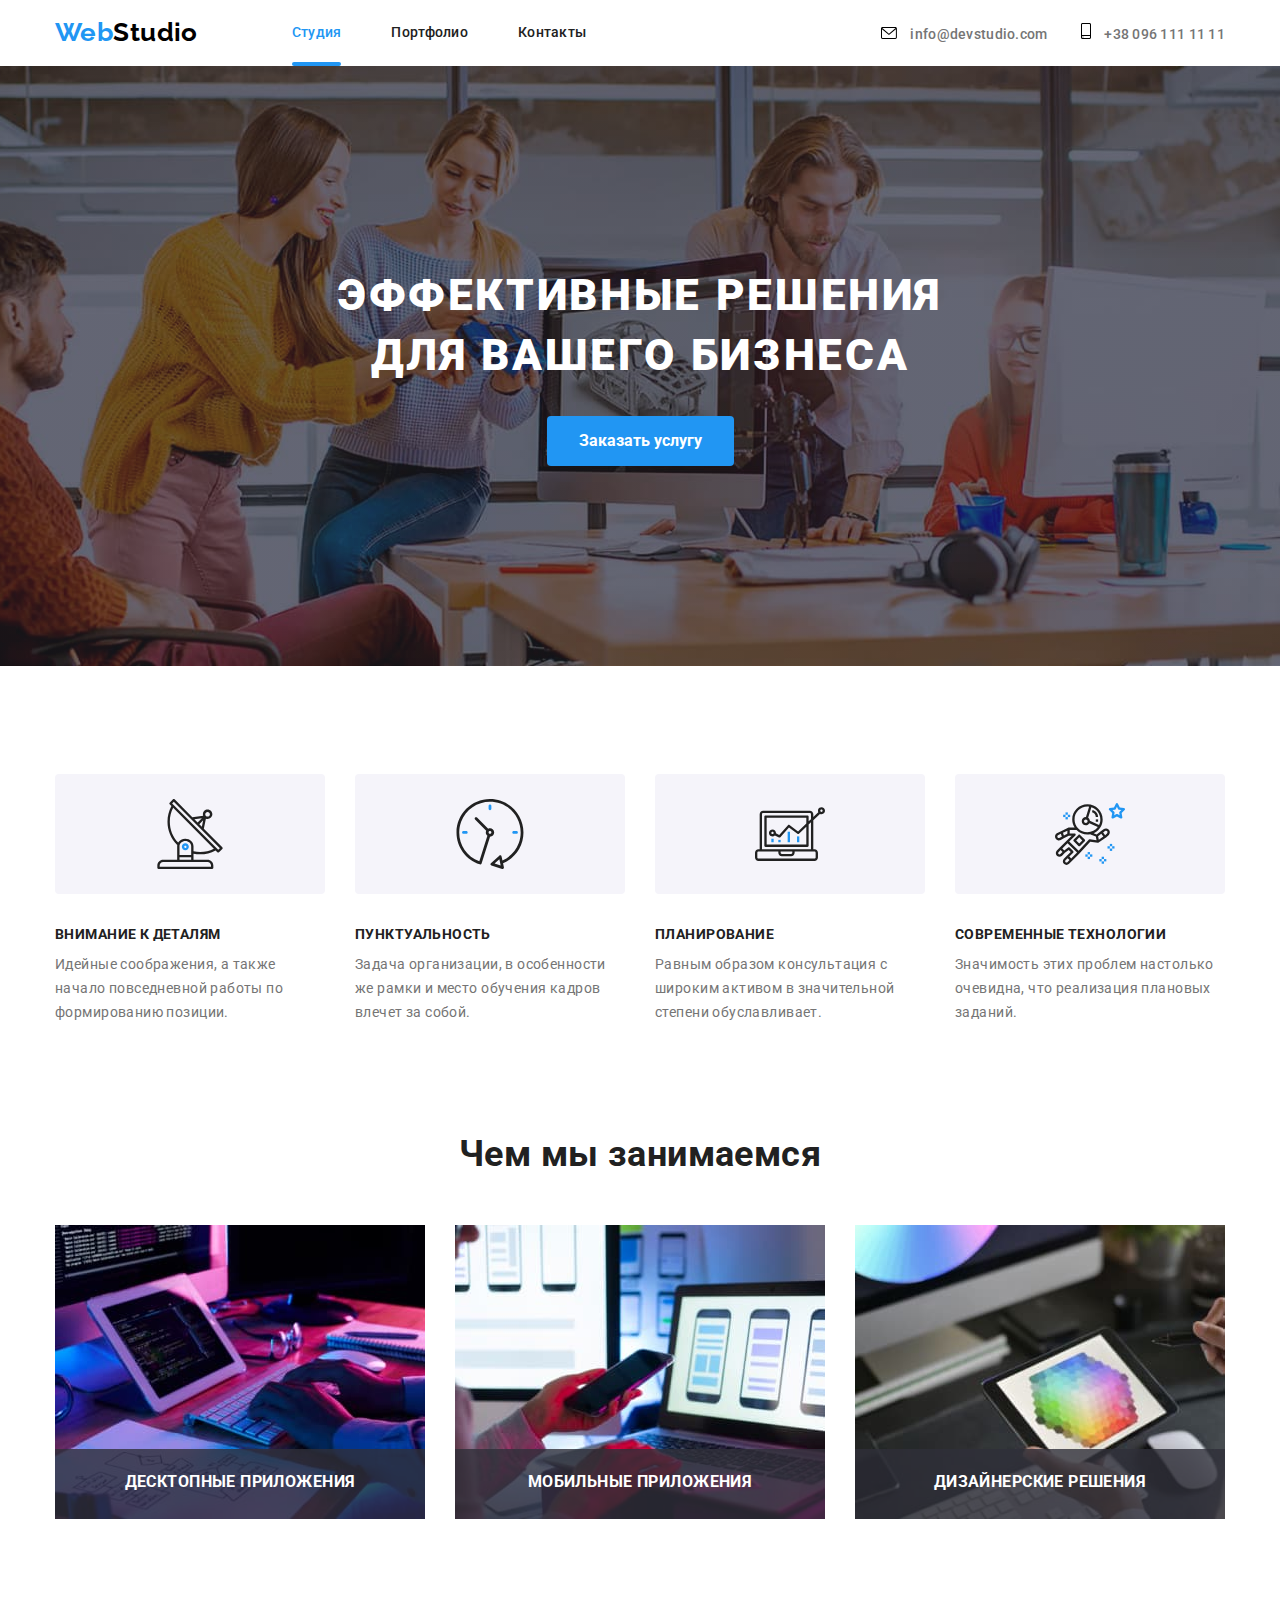
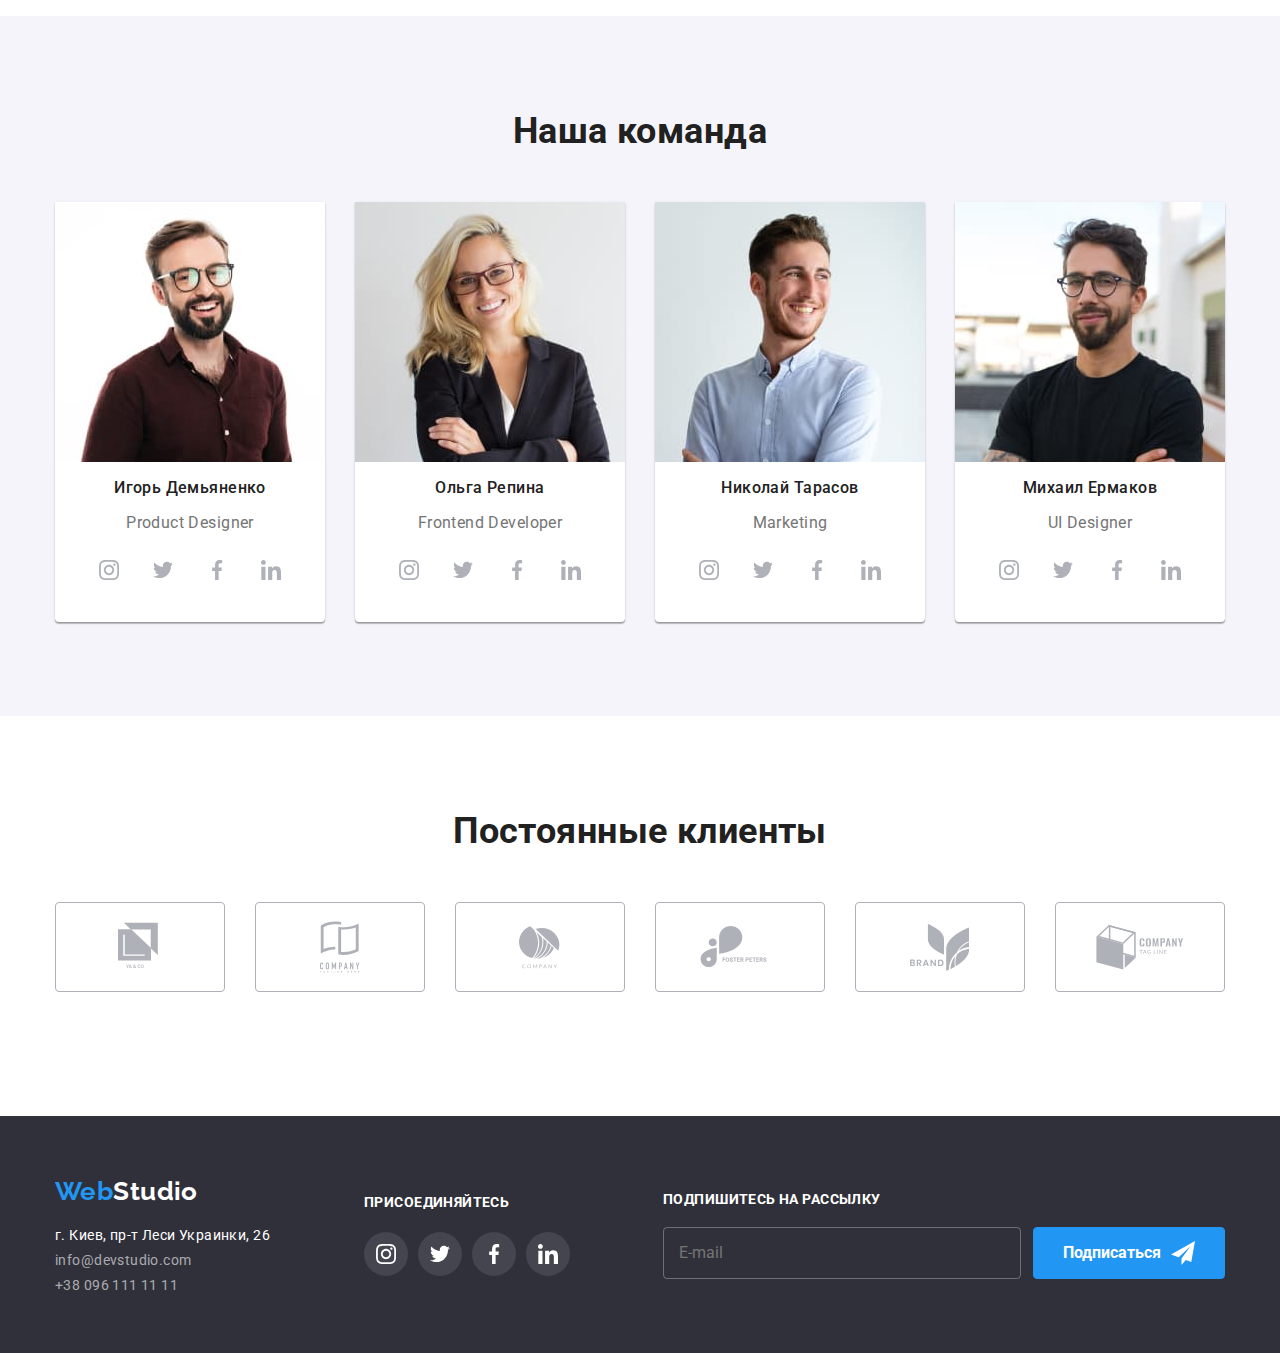
<file: index.html>
<!DOCTYPE html>
<html lang="ru">
  <head>
    <meta charset="UTF-8" />
    <meta name="viewport" content="width=device-width, initial-scale=1.0" />
    <title>WebStudio</title>
    <link
      href="https://fonts.googleapis.com/css2?family=Raleway:wght@400;700&family=Roboto:wght@400;500;700;900&display=swap"
      rel="stylesheet"
    />
    <link
      rel="stylesheet"
      href="https://cdnjs.cloudflare.com/ajax/libs/modern-normalize/1.0.0/modern-normalize.min.css"
    />
    <link rel="stylesheet" href="./css/main.min.css" />
  </head>
  <body>
    <header>
      <div class="container">
        <a href="./index.html" class="logo"
          >Web<span class="logostudio">Studio</span></a
        >
        <nav>
          <ul class="site-nav list">
            <li class="item">
              <a href="./index.html" class="link current">Студия</a>
            </li>
            <li class="item">
              <a href="./portfolio.html" class="link">Портфолио</a>
            </li>
            <li class="item"><a href="" class="link">Контакты</a></li>
          </ul>
        </nav>

        <address class="header-address">
          <a href="mailto:info@devstudio.com" class="link">
            <svg class="address-icon" width="16" height="12">
              <use href="./images/newsprite.svg#envelope"></use>
            </svg>
            info@devstudio.com</a
          >
          <a href="tel:+380961111111" class="link">
            <svg class="address-icon" width="10" height="16">
              <use href="./images/newsprite.svg#smartphone"></use>
            </svg>
            +38 096 111 11 11</a
          >
        </address>
      </div>
    </header>
    <main>
      <section class="main-section">
        <!--Section1-->
        <h1 class="main-title">
          Эффективные решения <br />
          для вашего бизнеса
        </h1>
        <button class="order-button" data-modal-open>Заказать услугу</button>
      </section>
      <section class="advantages-section">
        <!--Section2-->
        <div class="container">
          <ul class="advantages">
            <li class="advantage-item">
              <svg class="advantage-icon">
                <use href="./images/newsprite.svg#antenna-1"></use>
              </svg>
              <h3 class="advantage-title">Внимание к деталям</h3>
              <p class="text">
                Идейные соображения, а также начало повседневной работы по
                формированию позиции.
              </p>
            </li>
            <li class="advantage-item">
              <svg class="advantage-icon">
                <use href="./images/newsprite.svg#clock-1"></use>
              </svg>
              <h3 class="advantage-title">Пунктуальность</h3>
              <p class="text">
                Задача организации, в особенности же рамки и место обучения
                кадров влечет за собой.
              </p>
            </li>
            <li class="advantage-item">
              <svg class="advantage-icon">
                <use href="./images/newsprite.svg#diagram-1"></use>
              </svg>
              <h3 class="advantage-title">Планирование</h3>
              <p class="text">
                Равным образом консультация с широким активом в значительной
                степени обуславливает.
              </p>
            </li>
            <li class="advantage-item">
              <svg class="advantage-icon">
                <use href="./images/newsprite.svg#astronaut-1"></use>
              </svg>
              <h3 class="advantage-title">Современные технологии</h3>
              <p class="text">
                Значимость этих проблем настолько очевидна, что реализация
                плановых заданий.
              </p>
            </li>
          </ul>
        </div>
      </section>
      <section class="activities-section">
        <!--Section3-->
        <div class="container">
          <h2 class="section-title">Чем мы занимаемся</h2>
          <ul class="activities">
            <li class="activity-item">
              <img src="./images/img1.jpg" alt="рабочий стол" width="370" />
              <h3 class="activity-title">Десктопные приложения</h3>
            </li>
            <li class="activity-item">
              <img src="./images/img2.jpg" alt="рабочий экран" width="370" />

              <h3 class="activity-title">Мобильные приложения</h3>
            </li>
            <li class="activity-item">
              <img src="./images/img3.jpg" alt="экран планшета" width="370" />
              <h3 class="activity-title">Дизайнерские решения</h3>
            </li>
          </ul>
        </div>
      </section>
      <section class="section-team">
        <!--Team-->
        <div class="container team">
          <h2 class="section-title">Наша команда</h2>
          <ul class="team-members">
            <li class="team-member">
              <img
                src="./images/ihordemjanenko.jpg"
                alt="фото Игорь Демьяненко"
                width="270"
              />
              <h3 class="photo-name">Игорь Демьяненко</h3>
              <p class="position-title">Product Designer</p>
              <ul class="social-links">
                <li class="link">
                  <a class="link-icon" href="">
                    <svg width="20" height="20">
                      <use href="./images/newsprite.svg#instagram"></use>
                    </svg>
                  </a>
                </li>
                <li class="link">
                  <a class="link-icon" href="">
                    <svg width="20" height="20">
                      <use href="./images/newsprite.svg#twitter"></use>
                    </svg>
                  </a>
                </li>
                <li class="link">
                  <a class="link-icon" href="">
                    <svg width="20" height="20">
                      <use href="./images/newsprite.svg#facebook"></use>
                    </svg>
                  </a>
                </li>
                <li class="link">
                  <a class="link-icon" href="">
                    <svg width="20" height="20">
                      <use href="./images/newsprite.svg#linkedin"></use>
                    </svg>
                  </a>
                </li>
              </ul>
            </li>
            <li class="team-member">
              <img
                src="./images/olharepina.jpg"
                alt="фото Ольга Репина"
                width="270"
              />
              <h3 class="photo-name">Ольга Репина</h3>
              <p class="position-title">Frontend Developer</p>
              <ul class="social-links">
                <li class="link">
                  <a class="link-icon" href="">
                    <svg width="20" height="20">
                      <use href="./images/newsprite.svg#instagram"></use>
                    </svg>
                  </a>
                </li>
                <li class="link">
                  <a class="link-icon" href="">
                    <svg width="20" height="20">
                      <use href="./images/newsprite.svg#twitter"></use>
                    </svg>
                  </a>
                </li>
                <li class="link">
                  <a class="link-icon" href="">
                    <svg width="20" height="20">
                      <use href="./images/newsprite.svg#facebook"></use>
                    </svg>
                  </a>
                </li>
                <li class="link">
                  <a class="link-icon" href="">
                    <svg width="20" height="20">
                      <use href="./images/newsprite.svg#linkedin"></use>
                    </svg>
                  </a>
                </li>
              </ul>
            </li>
            <li class="team-member">
              <img
                src="./images/nikolaytarasov.jpg"
                alt="фото Николай Тарасов"
                width="270"
              />
              <h3 class="photo-name">Николай Тарасов</h3>
              <p class="position-title">Marketing</p>
              <ul class="social-links">
                <li class="link">
                  <a class="link-icon" href="">
                    <svg width="20" height="20">
                      <use href="./images/newsprite.svg#instagram"></use>
                    </svg>
                  </a>
                </li>
                <li class="link">
                  <a class="link-icon" href="">
                    <svg width="20" height="20">
                      <use href="./images/newsprite.svg#twitter"></use>
                    </svg>
                  </a>
                </li>
                <li class="link">
                  <a class="link-icon" href="">
                    <svg width="20" height="20">
                      <use href="./images/newsprite.svg#facebook"></use>
                    </svg>
                  </a>
                </li>
                <li class="link">
                  <a class="link-icon" href="">
                    <svg width="20" height="20">
                      <use href="./images/newsprite.svg#linkedin"></use>
                    </svg>
                  </a>
                </li>
              </ul>
            </li>
            <li class="team-member">
              <img
                src="./images/mihailjermakov.jpg"
                alt="фото Михаил Ермаков"
                width="270"
              />
              <h3 class="photo-name">Михаил Ермаков</h3>
              <p class="position-title">UI Designer</p>
              <ul class="social-links">
                <li class="link">
                  <a class="link-icon" href="">
                    <svg width="20" height="20">
                      <use href="./images/newsprite.svg#instagram"></use>
                    </svg>
                  </a>
                </li>
                <li class="link">
                  <a class="link-icon" href="">
                    <svg width="20" height="20">
                      <use href="./images/newsprite.svg#twitter"></use>
                    </svg>
                  </a>
                </li>
                <li class="link">
                  <a class="link-icon" href="">
                    <svg width="20" height="20">
                      <use href="./images/newsprite.svg#facebook"></use>
                    </svg>
                  </a>
                </li>
                <li class="link">
                  <a class="link-icon" href="">
                    <svg width="20" height="20">
                      <use href="./images/newsprite.svg#linkedin"></use>
                    </svg>
                  </a>
                </li>
              </ul>
            </li>
          </ul>
        </div>
      </section>
      <section class="client-section">
        <!--Section Clients-->
        <div class="container">
          <h2 class="section-title">Постоянные клиенты</h2>
          <ul class="clients">
            <li class="client">
              <a class="client-link" href="">
                <svg class="logo-client" width="44" height="50">
                  <use href="./images/newsprite.svg#logo-1"></use>
                </svg>
              </a>
            </li>
            <li class="client">
              <a class="client-link" href="">
                <svg class="logo-client" width="40" height="52">
                  <use href="./images/newsprite.svg#logo-2"></use>
                </svg>
              </a>
            </li>
            <li class="client">
              <a class="client-link" href="">
                <svg class="logo-client" width="41" height="43">
                  <use href="./images/newsprite.svg#logo-3"></use>
                </svg>
              </a>
            </li>
            <li class="client">
              <a class="client-link" href="">
                <svg class="logo-client" width="80" height="42">
                  <use href="./images/newsprite.svg#logo-4"></use>
                </svg>
              </a>
            </li>
            <li class="client">
              <a class="client-link" href="">
                <svg class="logo-client" width="59" height="47">
                  <use href="./images/newsprite.svg#logo-5"></use>
                </svg>
              </a>
            </li>
            <li class="client">
              <a class="client-link" href="">
                <svg class="logo-client" width="88" height="45">
                  <use href="./images/newsprite.svg#logo-6"></use>
                </svg>
              </a>
            </li>
          </ul>
        </div>
      </section>
    </main>
    <footer>
      <div class="container">
        <div class="contact">
          <a href="./index.html" class="logo"
            >Web<span class="logostudio">Studio</span></a
          >
          <address class="footer-address">
            <ul class="footer-address list">
              <li class="address-line">
                <p>г. Киев, пр-т Леси Украинки, 26</p>
              </li>
              <li class="address-line">
                <a href="mailto:info@devstudio.com" class="link"
                  >info@devstudio.com</a
                >
              </li>
              <li class="address-line">
                <a href="tel:+380961111111" class="link">+38 096 111 11 11</a>
              </li>
            </ul>
          </address>
        </div>
        <div class="joinus">
          <b>присоединяйтесь</b>
          <ul class="social-links">
            <li class="link">
              <a class="link-icon" href="">
                <svg width="20" height="20">
                  <use href="./images/newsprite.svg#instagram"></use>
                </svg>
              </a>
            </li>
            <li class="link">
              <a class="link-icon" href="">
                <svg width="20" height="20">
                  <use href="./images/newsprite.svg#twitter"></use>
                </svg>
              </a>
            </li>
            <li class="link">
              <a class="link-icon" href="">
                <svg width="20" height="20">
                  <use href="./images/newsprite.svg#facebook"></use>
                </svg>
              </a>
            </li>
            <li class="link">
              <a class="link-icon" href="">
                <svg width="20" height="20">
                  <use href="./images/newsprite.svg#linkedin"></use>
                </svg>
              </a>
            </li>
          </ul>
        </div>
        <form action="subscribe" class="subscribe">
          <b>Подпишитесь на рассылку</b>
          <div class="subscribe-action">
            <input type="email" name="mail" placeholder="E-mail" />
            <button type="submit">
              Подписаться
              <svg class="subscribe-icon" width="24" height="24">
                <use href="./images/newsprite.svg#icon-send"></use>
              </svg>
            </button>
          </div>
        </form>
      </div>
    </footer>
    <div class="backdrop is-hidden" data-modal>
      <div class="modal">
        <button class="close" type="button" data-modal-close>
          <svg width="18" height="18">
            <use href="./images/newsprite.svg#close-black"></use>
          </svg>
        </button>
        <form class="order-form js-order-form">
          <h2 class="order-form-title">
            Оставьте свои данные, мы вам перезвоним
          </h2>
          <label class="order-form-field">
            <span>Имя</span>
            <input class="info-input" type="text" name="" id="name" />
            <svg class="icon-order-form" width="12" height="12">
              <use href="./images/newsprite.svg#person-black"></use>
            </svg>
          </label>

          <label class="order-form-field">
            <span>Телефон</span>
            <input class="info-input" type="tel" name="tel" />
            <svg class="icon-order-form" width="15" height="15">
              <use href="./images/newsprite.svg#phone-black"></use>
            </svg>
          </label>

          <label class="order-form-field">
            <span>Почта</span>
            <input class="info-input" type="email" name="mail" />
            <svg class="icon-order-form" width="15" height="15">
              <use href="./images/newsprite.svg#email-black"></use>
            </svg>
          </label>
          <label class="order-form-field">
            Комментарий
            <textarea
              class="comment-text"
              name="comment"
              cols="30"
              rows="10"
              placeholder="Введите текст"
            ></textarea>
          </label>

          <label class="order-form-field checkbox">
            <input class="box" type="checkbox" name="agree" value="agree" />
            <span class="checkbox-icon"></span>
            Соглашаюсь с рассылкой и принимаю
            <a class="checkbox-link" href="">Условия договора</a>
          </label>

          <button type="submit" class="order-form-submit">Отправить</button>
        </form>
      </div>
    </div>
    <script src="./js/modal.js"></script>
    <script>
      ;(() => {
        document
          .querySelector(".js-order-form")
          .addEventListener("submit", (e) => {
            e.preventDefault()

            new FormData(e.currentTarget).forEach((value, name) =>
              console.log(`${name}: ${value}`)
            )
          })
      })()
    </script>
  </body>
</html>
</file>
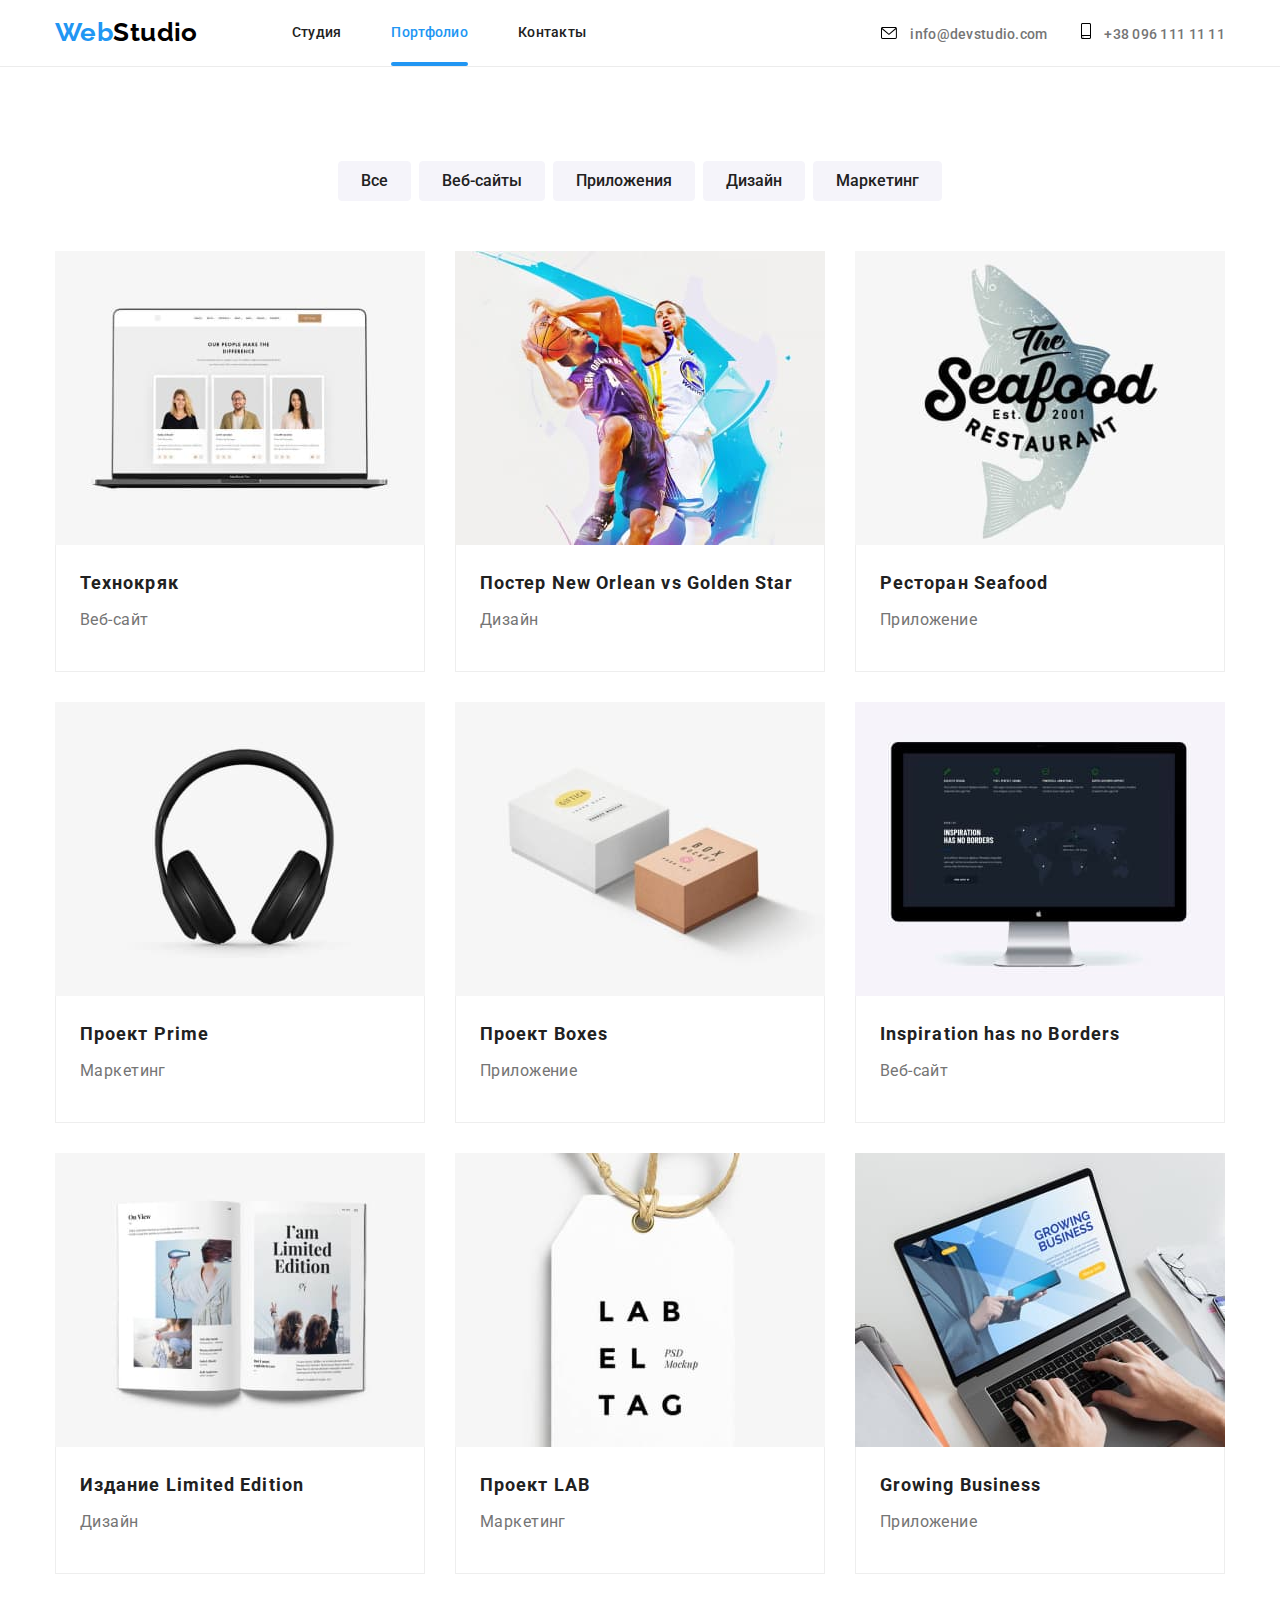
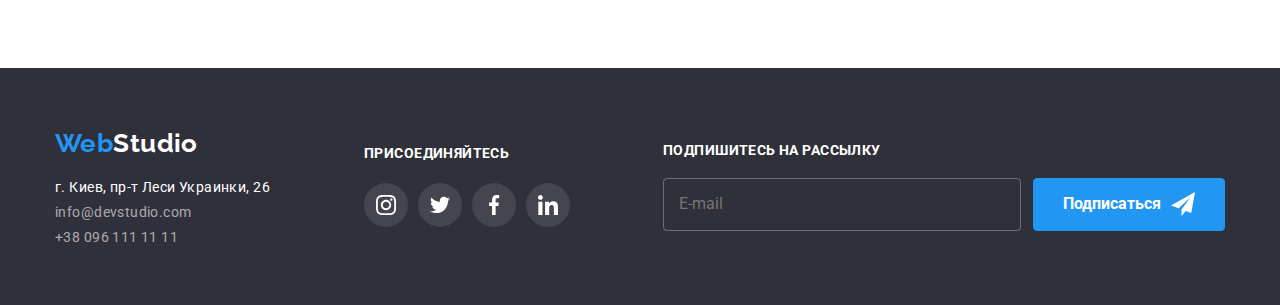
<file: portfolio.html>
<!DOCTYPE html>
<html lang="ru">
  <head>
    <meta charset="UTF-8" />
    <meta name="viewport" content="width=device-width, initial-scale=1.0" />
    <title>Portfolio</title>
    <link
      href="https://fonts.googleapis.com/css2?family=Raleway:wght@400;700&family=Roboto:wght@400;500;700;900&display=swap"
      rel="stylesheet"
    />
    <link
      rel="stylesheet"
      href="https://cdnjs.cloudflare.com/ajax/libs/modern-normalize/1.0.0/modern-normalize.min.css"
    />
    <link rel="stylesheet" href="./css/main.min.css" />
  </head>
  <body>
    <header>
      <div class="container main-nav">
        <nav>
          <a href="./index.html" class="logo"
            >Web<span class="logostudio">Studio</span></a
          >
          <ul class="site-nav list">
            <li class="item">
              <a href="./index.html" class="link">Студия</a>
            </li>
            <li class="item">
              <a href="./portfolio.html" class="link current">Портфолио</a>
            </li>
            <li class="item"><a href="" class="link">Контакты</a></li>
          </ul>
        </nav>
        <address class="header-address">
          <a href="mailto:info@devstudio.com" class="link">
            <svg class="address-icon" width="16" height="12">
              <use href="./images/newsprite.svg#envelope"></use>
            </svg>
            info@devstudio.com</a
          >
          <a href="tel:+380961111111" class="link">
            <svg class="address-icon" width="10" height="16">
              <use href="./images/newsprite.svg#smartphone"></use>
            </svg>
            +38 096 111 11 11</a
          >
        </address>
      </div>
    </header>
    <main>
      <section class="portfolio-mainsection">
        <div class="container">
          <ul class="portfolio-buttons">
            <li class="portfolio-button">
              <button type="button">Все</button>
            </li>
            <li class="portfolio-button">
              <button type="button">Веб-сайты</button>
            </li>
            <li class="portfolio-button">
              <button type="button">Приложения</button>
            </li>
            <li class="portfolio-button">
              <button type="button">Дизайн</button>
            </li>
            <li class="portfolio-button">
              <button type="button">Маркетинг</button>
            </li>
          </ul>
          <ul class="projects">
            <li class="project">
              <a href="" class="project-link">
                <div class="project-picture">
                  <img
                    src="./images/technokryak.jpg"
                    alt="страница вебсайта технокряк"
                    width="370"
                  />
                  <p class="project-overlap">
                    Технокряк это современная площадка распространения
                    коронавируса. Компании используют эту платформу для
                    цифрового шпионажа и атак на защищённые сервера конкурентов.
                  </p>
                </div>

                <div class="project-description">
                  <h3 class="project-title">Технокряк</h3>
                  <p class="project-type">Веб-сайт</p>
                </div>
              </a>
            </li>
            <li class="project">
              <a href="" class="project-link">
                <div class="project-picture">
                  <img
                    src="./images/posterneworlean.jpg"
                    alt="Постер Баскетбол"
                    width="370"
                  />
                  <p class="project-overlap">
                    Технокряк это современная площадка распространения
                    коронавируса. Компании используют эту платформу для
                    цифрового шпионажа и атак на защищённые сервера конкурентов.
                  </p>
                </div>

                <div class="project-description">
                  <h3 class="project-title">
                    Постер New Orlean vs Golden Star
                  </h3>
                  <p class="project-type">Дизайн</p>
                </div>
              </a>
            </li>
            <li class="project">
              <a href="" class="project-link">
                <img
                  src="./images/restaurantseafood.jpg"
                  alt="Лого ресторана Сифуд"
                  width="370"
                />
                <div class="project-description">
                  <h3 class="project-title">Ресторан Seafood</h3>
                  <p class="project-type">Приложение</p>
                </div>
              </a>
            </li>
            <li class="project">
              <a href="" class="project-link">
                <div class="project-picture">
                  <img
                    src="./images/projectprime.jpg"
                    alt="Наушники"
                    width="370"
                  />
                  <p class="project-overlap">
                    Технокряк это современная площадка распространения
                    коронавируса. Компании используют эту платформу для
                    цифрового шпионажа и атак на защищённые сервера конкурентов.
                  </p>
                </div>

                <div class="project-description">
                  <h3 class="project-title">Проект Prime</h3>
                  <p class="project-type">Маркетинг</p>
                </div>
              </a>
            </li>
            <li class="project">
              <a href="" class="project-link">
                <img
                  src="./images/projectboxes.jpg"
                  alt="Две коробки"
                  width="370"
                />
                <div class="project-description">
                  <h3 class="project-title">Проект Boxes</h3>
                  <p class="project-type">Приложение</p>
                </div>
              </a>
            </li>
            <li class="project">
              <a href="" class="project-link">
                <img
                  src="./images/inspiration.jpg"
                  alt="Страница веб-сайта"
                  width="370"
                />
                <div class="project-description">
                  <h3 class="project-title">Inspiration has no Borders</h3>
                  <p class="project-type">Веб-сайт</p>
                </div>
              </a>
            </li>
            <li class="project">
              <a href="" class="project-link">
                <img
                  src="./images/printinghouselimitededition.jpg"
                  alt="Открытая книга"
                  width="370"
                />
                <div class="project-description">
                  <h3 class="project-title">Издание Limited Edition</h3>
                  <p class="project-type">Дизайн</p>
                </div>
              </a>
            </li>
            <li class="project">
              <a href="" class="project-link">
                <img
                  src="./images/projectlab.jpg"
                  alt="Бирка Лаб"
                  width="370"
                />
                <div class="project-description">
                  <h3 class="project-title">Проект LAB</h3>
                  <p p class="project-type">Маркетинг</p>
                </div>
              </a>
            </li>
            <li class="project">
              <a href="" class="project-link">
                <img
                  src="./images/growingbusiness.jpg"
                  alt="Фото сранички приложения"
                  width="370"
                />
                <div class="project-description">
                  <h3 class="project-title">Growing Business</h3>
                  <p class="project-type">Приложение</p>
                </div>
              </a>
            </li>
          </ul>
        </div>
      </section>
    </main>
    <footer>
      <div class="container">
        <div class="contact">
          <a href="./index.html" class="logo"
            >Web<span class="logostudio">Studio</span></a
          >
          <address class="footer-address">
            <ul class="footer-address list">
              <li class="address-line">
                <p>г. Киев, пр-т Леси Украинки, 26</p>
              </li>
              <li class="address-line">
                <a href="mailto:info@devstudio.com" class="link"
                  >info@devstudio.com</a
                >
              </li>
              <li class="address-line">
                <a href="tel:+380961111111" class="link">+38 096 111 11 11</a>
              </li>
            </ul>
          </address>
        </div>
        <div class="joinus">
          <b>присоединяйтесь</b>
          <ul class="social-links">
            <li class="link">
              <a class="link-icon" href="">
                <svg width="20" height="20">
                  <use href="./images/newsprite.svg#instagram"></use>
                </svg>
              </a>
            </li>
            <li class="link">
              <a class="link-icon" href="">
                <svg width="20" height="20">
                  <use href="./images/newsprite.svg#twitter"></use>
                </svg>
              </a>
            </li>
            <li class="link">
              <a class="link-icon" href="">
                <svg width="20" height="20">
                  <use href="./images/newsprite.svg#facebook"></use>
                </svg>
              </a>
            </li>
            <li class="link">
              <a class="link-icon" href="">
                <svg width="20" height="20">
                  <use href="./images/newsprite.svg#linkedin"></use>
                </svg>
              </a>
            </li>
          </ul>
        </div>
        <form action="subscribe" class="subscribe">
          <b>Подпишитесь на рассылку</b>
          <div class="subscribe-action">
            <input type="email" name="mail" placeholder="E-mail" />
            <button type="submit">
              Подписаться
              <svg class="subscribe-icon" width="24" height="24">
                <use href="./images/newsprite.svg#icon-send"></use>
              </svg>
            </button>
          </div>
        </form>
      </div>
    </footer>
  </body>
</html>
</file>
<file: css/main.min.css>
body,.site-nav,.advantages,.activities,.team-members,.clients,.portfolio-buttons,.projects{list-style:none}body,.activity-item img{display:block;max-width:100%;height:auto}body,.header-address .link,.project-link{text-decoration:none}.section-title{text-align:center;margin-top:0;margin-bottom:50px;font-weight:700;font-size:36px;line-height:1.17;color:#212121}body{font-family:Roboto,sans-serif;font-style:normal;font-size:14px;letter-spacing:.03em;color:#757575;background-color:#ffffff}.container{width:1200px;padding-left:15px;padding-right:15px;margin-top:0;margin-right:auto;margin-bottom:0;margin-left:auto}.logo{color:#2196f3;font-family:Raleway, sans-serif;font-weight:700;font-size:26px;line-height:1.2;text-decoration:none}header .logo{display:-webkit-box;display:-ms-flexbox;display:flex;-webkit-box-align:center;-ms-flex-align:center;align-items:center;-webkit-box-pack:start;-ms-flex-pack:start;justify-content:flex-start}.logostudio{color:#000000}footer .logostudio{color:#ffffff}header .container{display:-webkit-box;display:-ms-flexbox;display:flex;-webkit-box-align:center;-ms-flex-align:center;align-items:center}header .container nav{display:-webkit-inline-box;display:-ms-inline-flexbox;display:inline-flex;-webkit-box-align:center;-ms-flex-align:center;align-items:center}.site-nav{display:-webkit-inline-box;display:-ms-inline-flexbox;display:inline-flex;-webkit-box-align:center;-ms-flex-align:center;align-items:center;-webkit-box-pack:center;-ms-flex-pack:center;justify-content:center;margin-top:0;margin-bottom:0;padding-left:0;margin-left:94px}.site-nav .item:not(:last-child){margin-right:50px}.site-nav .link{display:-webkit-inline-box;display:-ms-inline-flexbox;display:inline-flex;position:relative;color:#212121;font-weight:500;line-height:1.14;letter-spacing:0.02em;text-decoration:none;padding-top:25px;padding-bottom:25px;-webkit-transition:color 250ms cubic-bezier(0.4, 0, 0.2, 1);transition:color 250ms cubic-bezier(0.4, 0, 0.2, 1)}.site-nav .link:hover,.site-nav .link:focus{color:#2196f3;text-decoration:none}.link.current{color:#2196f3}.link.current::after{position:absolute;display:block;bottom:0;left:0;width:100%;content:"";height:4px;border-radius:2px;background-color:#2196f3}.header-address .link{color:#757575;font-weight:500;line-height:1.14;letter-spacing:0.02em;font-style:normal;fill:var(--primary-text-color);-webkit-transition:fill 250ms cubic-bezier(0.4, 0, 0.2, 1),color 250ms cubic-bezier(0.4, 0, 0.2, 1);transition:fill 250ms cubic-bezier(0.4, 0, 0.2, 1),color 250ms cubic-bezier(0.4, 0, 0.2, 1)}.header-address .link:hover,.header-address .link:focus{color:#2196f3;fill:#2196f3}.address-icon{margin-right:10px}.header-address a:not(:last-child){margin-right:30px}.header-address{margin-left:auto}.main-section{text-align:center;max-width:1600px;max-height:600px;margin-left:auto;margin-right:auto;background-image:-webkit-gradient(linear, left top, right top, from(rgba(47,48,58,0.4)), to(rgba(47,48,58,0.4))),url("../images/heroimage.jpg");background-image:linear-gradient(to right, rgba(47,48,58,0.4), rgba(47,48,58,0.4)),url("../images/heroimage.jpg");background-repeat:no-repeat;background-position:center;padding-top:200px;padding-bottom:200px;background-color:var(--bg-secondary-color)}.main-title{margin-top:0;margin-bottom:30px;color:#ffffff;font-weight:900;font-size:44px;line-height:1.36;text-align:center;letter-spacing:0.06em;text-transform:uppercase}.order-button{display:inline-block;text-align:center;padding:10px 32px;border:1px solid var(--accent-color);border-radius:4px;color:#ffffff;font-weight:700;font-size:16px;line-height:1.88;text-decoration:none;background-color:#2196f3;-webkit-transition:color 250ms cubic-bezier(0.4, 0, 0.2, 1),background-color 250ms cubic-bezier(0.4, 0, 0.2, 1);transition:color 250ms cubic-bezier(0.4, 0, 0.2, 1),background-color 250ms cubic-bezier(0.4, 0, 0.2, 1)}.order-button:hover{color:#2196f3;background:#ffffff;outline:#ffffff}.order-button:focus{outline:none}.advantages-section{padding-top:94px;padding-bottom:94px}.advantages{display:-webkit-box;display:-ms-flexbox;display:flex;padding:0}.advantage-item{width:calc((100% - 90px) / 4);margin-right:30px;min-height:101}.advantage-item:nth-child(4n){margin-right:0}.advantage-item .text{display:inline;margin-top:0;font-size:14px;line-height:1.71}.advantage-title{margin-top:0;margin-bottom:10px;color:#212121;font-weight:700;font-size:14px;line-height:1.14;text-transform:uppercase}.advantage-icon{display:-webkit-inline-box;display:-ms-inline-flexbox;display:inline-flex;content:"";width:270px;height:120px;border-radius:4px;background-color:#f5f4fa;padding-bottom:25px;padding-top:25px;margin-bottom:30px}.activities-section{padding-bottom:94px}.activities{display:-webkit-inline-box;display:-ms-inline-flexbox;display:inline-flex;margin-top:0;margin-bottom:0;padding:0}.activity-item{width:calc((100% - 60px) / 3);margin-right:30px;position:relative;color:#ffffff;text-transform:uppercase;text-align:center}.activity-item::before{position:absolute;content:"";margin:0;padding:0;width:100%;height:70px;bottom:0;left:0;background-color:rgba(47,48,58,0.8)}.activity-item:nth-child(3n){margin-right:0}.activity-title{position:absolute;display:block;margin:0;padding:0;bottom:27px;width:370px}.section-team{background-color:#f5f4fa;padding-top:94px;padding-bottom:94px}.team-members{display:-webkit-box;display:-ms-flexbox;display:flex;margin-top:0;margin-bottom:0px;padding:0}.team-member{width:calc((100% - 90px) / 4);margin-right:30px;background-color:#ffffff;border-radius:0px 0px 4px 4px;-webkit-box-shadow:0px 1px 3px rgba(0,0,0,0.12),0px 1px 1px rgba(0,0,0,0.14),0px 2px 1px rgba(0,0,0,0.2);box-shadow:0px 1px 3px rgba(0,0,0,0.12),0px 1px 1px rgba(0,0,0,0.14),0px 2px 1px rgba(0,0,0,0.2)}.team-member:nth-child(4n){margin-right:0}.photo-name{font-weight:500;font-size:16px;line-height:1.19;text-align:center;color:#212121}.position-title{font-size:16px;line-height:1.19;text-align:center}.social-links{display:-webkit-box;display:-ms-flexbox;display:flex;list-style:none;padding:0;margin-left:auto;margin-right:auto;margin-bottom:30px;width:206px;height:44px}.social-links .link{width:calc((100% - 30px) / 4);margin-right:10px;border-radius:50%}.social-links .link:nth-child(4n){margin-right:0}.link-icon{display:-webkit-box;display:-ms-flexbox;display:flex;-webkit-box-pack:center;-ms-flex-pack:center;justify-content:center;-webkit-box-align:center;-ms-flex-align:center;align-items:center;height:44px;width:44px;border-radius:50%;fill:#afb1b8;-webkit-transition:background-color 250ms cubic-bezier(0.4, 0, 0.2, 1),fill 250ms cubic-bezier(0.4, 0, 0.2, 1);transition:background-color 250ms cubic-bezier(0.4, 0, 0.2, 1),fill 250ms cubic-bezier(0.4, 0, 0.2, 1)}.link-icon:hover,.link-icon:focus{background-color:#2196f3;fill:#ffffff}.client-section{padding-top:94px;padding-bottom:94px}.clients{display:-webkit-box;display:-ms-flexbox;display:flex;padding:0;margin-left:auto;margin-right:auto;margin-bottom:30px;width:1170px}.clients .client-link:nth-child(6n){margin-right:0}.client{display:-webkit-box;display:-ms-flexbox;display:flex;width:calc((100% - 150px) / 6);margin-right:30px}.client-link{display:-webkit-box;display:-ms-flexbox;display:flex;-webkit-box-pack:center;-ms-flex-pack:center;justify-content:center;-webkit-box-align:center;-ms-flex-align:center;align-items:center;width:170px;height:90px;border-radius:4px;border:1px solid #afb1b8;fill:#afb1b8;-webkit-transition:border 250ms cubic-bezier(0.4, 0, 0.2, 1),fill 250ms cubic-bezier(0.4, 0, 0.2, 1);transition:border 250ms cubic-bezier(0.4, 0, 0.2, 1),fill 250ms cubic-bezier(0.4, 0, 0.2, 1)}.client-link:hover{border:1px solid #2196f3;fill:#2196f3}footer{padding-top:60px;padding-bottom:60px;background-color:#2f303a;color:#ffffff;font-style:normal}footer .container{display:-webkit-box;display:-ms-flexbox;display:flex;-webkit-box-align:center;-ms-flex-align:center;align-items:center}footer .social-links{margin-top:22px;margin-bottom:0}footer .link-icon{background-color:rgba(255,255,255,0.1);fill:#ffffff}.footer-address.list{padding-left:0;margin-top:0;margin-bottom:0;display:inline-block;font-style:normal}.footer-address .link{color:rgba(255,255,255,0.6);text-decoration:none}.footer-address p{margin-top:20px;margin-bottom:0}.address-line{display:inline-block;text-decoration:none}.address-line:not(:last-child){margin-bottom:9px}.contact{display:inline-block}.joinus{display:inline-block;text-transform:uppercase;text-align:left;width:206px;margin-right:0;margin-left:70px}.subscribe{display:inline-block;text-transform:uppercase;text-align:left;margin-left:93px}.subscribe button{display:-webkit-inline-box;display:-ms-inline-flexbox;display:inline-flex;-webkit-box-align:center;-ms-flex-align:center;align-items:center;margin-left:12 px;padding:10px 29px;border:1px solid #2196f3;border-radius:4px;color:#ffffff;fill:#ffffff;font-weight:700;font-size:16px;line-height:1.88;text-decoration:none;background-color:#2196f3;-webkit-transition:border 250ms cubic-bezier(0.4, 0, 0.2, 1),background-color 250ms cubic-bezier(0.4, 0, 0.2, 1),fill 250ms cubic-bezier(0.4, 0, 0.2, 1),color 250ms cubic-bezier(0.4, 0, 0.2, 1);transition:border 250ms cubic-bezier(0.4, 0, 0.2, 1),background-color 250ms cubic-bezier(0.4, 0, 0.2, 1),fill 250ms cubic-bezier(0.4, 0, 0.2, 1),color 250ms cubic-bezier(0.4, 0, 0.2, 1)}.subscribe button:hover,.subscribe button:focus{fill:#2196f3;border:1px solid #ffffff;background-color:#ffffff;color:#2196f3}.subscribe input{display:block;background-color:var(--bg-secondary-color);border:1px solid rgba(255,255,255,0.3);border-radius:4px;margin-right:12px;width:358px;padding:15px;font-size:16px;line-height:1.25;color:rgba(255,255,255,0.6);font-family:Roboto,sans-serif;font-style:normal;font-weight:normal;font-size:16px;line-height:1.25;letter-spacing:1.25}.subscribe-icon{margin-left:10px}.subscribe-action{display:-webkit-inline-box;display:-ms-inline-flexbox;display:inline-flex;margin-top:20px}.backdrop{position:fixed;top:0;left:0;width:100%;height:100%;background-color:rgba(0,0,0,0.2);-webkit-transition:opacity 250ms cubic-bezier(0.4, 0, 0.2, 1);transition:opacity 250ms cubic-bezier(0.4, 0, 0.2, 1);overflow-y:auto}.backdrop.is-hidden{opacity:0;pointer-events:none}.backdrop.is-hidden .modal{-webkit-transform:translate(-50%, -50%) scale(1.2);transform:translate(-50%, -50%) scale(1.2)}.modal{position:absolute;top:50%;left:50%;-webkit-transform:translate(-50%, -50%) scale(0.8);transform:translate(-50%, -50%) scale(0.8);min-width:528px;min-height:581px;background-color:#fff;-webkit-box-shadow:0px 1px 3px rgba(0,0,0,0.12),0px 1px 1px rgba(0,0,0,0.14),0px 2px 1px rgba(0,0,0,0.2);box-shadow:0px 1px 3px rgba(0,0,0,0.12),0px 1px 1px rgba(0,0,0,0.14),0px 2px 1px rgba(0,0,0,0.2);border-radius:4px;cursor:pointer;-webkit-transition:-webkit-transform 250ms cubic-bezier(0.4, 0, 0.2, 1);transition:-webkit-transform 250ms cubic-bezier(0.4, 0, 0.2, 1);transition:transform 250ms cubic-bezier(0.4, 0, 0.2, 1);transition:transform 250ms cubic-bezier(0.4, 0, 0.2, 1), -webkit-transform 250ms cubic-bezier(0.4, 0, 0.2, 1)}.modal button.close{position:absolute;display:-webkit-box;display:-ms-flexbox;display:flex;-webkit-box-pack:center;-ms-flex-pack:center;justify-content:center;-webkit-box-align:center;-ms-flex-align:center;align-items:center;top:8px;right:8px;width:30px;height:30px;border-radius:50%;cursor:pointer;background-color:#ffffff;border:1px solid rgba(0,0,0,0.1);-webkit-transition:fill 250ms cubic-bezier(0.4, 0, 0.2, 1);transition:fill 250ms cubic-bezier(0.4, 0, 0.2, 1)}.modal button.close:hover,.modal button.close:focus{fill:#2196f3}.order-form{width:528px;margin-left:auto;margin-right:auto;padding:40px;cursor:pointer}.order-form-title{margin-top:0;margin-bottom:12px;color:#212121;font-family:Roboto,sans-serif;font-style:normal;font-weight:bold;font-size:20px;line-height:1.15;letter-spacing:.03em;text-align:center}.order-form-field{position:relative;display:-webkit-box;display:-ms-flexbox;display:flex;-webkit-box-orient:vertical;-webkit-box-direction:normal;-ms-flex-direction:column;flex-direction:column;margin-bottom:10px;font-family:Roboto,sans-serif;font-style:normal;font-weight:normal;font-size:12px;line-height:1.17;letter-spacing:0.01em;cursor:pointer;color:#757575}.order-form-field .info-input{position:relative;margin-top:4px;padding:14px 14px 14px 40px;border:1px solid rgba(33,33,33,0.2);border-radius:4px;cursor:pointer;-webkit-transition:border 250ms cubic-bezier(0.4, 0, 0.2, 1);transition:border 250ms cubic-bezier(0.4, 0, 0.2, 1)}.order-form-field .info-input:hover{border:1px solid #2196f3}.order-form-field .info-input:focus{border:1px solid #2196f3;outline:none}.order-form-field .info-input:focus+.icon-order-form,.order-form-field .info-input:hover+.icon-order-form{fill:#2196f3}.icon-order-form{position:absolute;bottom:15px;left:15px;-webkit-transition:fill 250ms cubic-bezier(0.4, 0, 0.2, 1);transition:fill 250ms cubic-bezier(0.4, 0, 0.2, 1)}.order-form-submit{display:block;margin-left:auto;margin-right:auto;text-align:center;padding:10px 32px;border:1px solid #2196f3;border-radius:4px;color:#ffffff;font-weight:700;font-size:16px;line-height:1.88;text-decoration:none;background-color:#2196f3;-webkit-transition:background-color 250ms cubic-bezier(0.4, 0, 0.2, 1),color 250ms cubic-bezier(0.4, 0, 0.2, 1);transition:background-color 250ms cubic-bezier(0.4, 0, 0.2, 1),color 250ms cubic-bezier(0.4, 0, 0.2, 1)}.order-form-submit:hover,.order-form-submit:focus{color:#2196f3;background-color:#ffffff}.comment-text{margin-top:4px;padding:12px 16px;border-radius:4px;border:1px solid rgba(33,33,33,0.2);font-family:Roboto,sans-serif;font-style:normal;font-weight:normal;font-size:12px;line-height:1.17;letter-spacing:0.01em;cursor:pointer;color:#757575;-webkit-transition:border 250ms cubic-bezier(0.4, 0, 0.2, 1);transition:border 250ms cubic-bezier(0.4, 0, 0.2, 1)}.comment-text:focus,.comment-text:hover{border:1px solid #2196f3;outline:none}.order-form-field.checkbox{display:-webkit-inline-box;display:-ms-inline-flexbox;display:inline-flex;-webkit-box-orient:horizontal;-webkit-box-direction:normal;-ms-flex-flow:row;flex-flow:row}.checkbox-link{display:block;margin-left:5px;color:#2196f3}.box{width:1px;height:1px;margin:-1px;border:0;padding:0;white-space:nowrap;-webkit-clip-path:inset(100%);clip-path:inset(100%);clip:rect(0 0 0 0);overflow:hidden}.checkbox-icon{display:-webkit-inline-box;display:-ms-inline-flexbox;display:inline-flex;width:16px;height:15px;margin-right:8px;border:2px solid #212121;border-radius:4px}.box:checked+.checkbox-icon{background-color:#2196f3;background-image:url(../images/checkedbox.svg);background-size:contain;background-origin:border-box;border-radius:2px;border:0.2px solid var(--accent-color);fill:#ffffff}.portfolio-mainsection{padding-top:94px;padding-bottom:94px;border-top:1px solid #ececec}.portfolio-buttons{display:-webkit-box;display:-ms-flexbox;display:flex;padding-left:0;-webkit-box-pack:center;-ms-flex-pack:center;justify-content:center;margin-top:0;margin-bottom:50px}.portfolio-button button{padding:6px 22px;left:576px;top:174px;border:1px solid #f5f4fa;background:#f5f4fa;border-radius:4px;color:#212121;font-weight:500;font-size:16px;line-height:1.63;-webkit-transition:color 250ms cubic-bezier(0.4, 0, 0.2, 1),background-color 250ms cubic-bezier(0.4, 0, 0.2, 1),border 250ms cubic-bezier(0.4, 0, 0.2, 1),-webkit-box-shadow 250ms cubic-bezier(0.4, 0, 0.2, 1);transition:color 250ms cubic-bezier(0.4, 0, 0.2, 1),background-color 250ms cubic-bezier(0.4, 0, 0.2, 1),border 250ms cubic-bezier(0.4, 0, 0.2, 1),-webkit-box-shadow 250ms cubic-bezier(0.4, 0, 0.2, 1);transition:color 250ms cubic-bezier(0.4, 0, 0.2, 1),background-color 250ms cubic-bezier(0.4, 0, 0.2, 1),border 250ms cubic-bezier(0.4, 0, 0.2, 1),box-shadow 250ms cubic-bezier(0.4, 0, 0.2, 1);transition:color 250ms cubic-bezier(0.4, 0, 0.2, 1),background-color 250ms cubic-bezier(0.4, 0, 0.2, 1),border 250ms cubic-bezier(0.4, 0, 0.2, 1),box-shadow 250ms cubic-bezier(0.4, 0, 0.2, 1),-webkit-box-shadow 250ms cubic-bezier(0.4, 0, 0.2, 1)}.portfolio-button button:hover,.portfolio-button button:focus{color:#ffffff;background-color:#2196f3;border:1px #2196f3;-webkit-box-shadow:0px 3px 1px rgba(0,0,0,0.1),0px 1px 2px rgba(0,0,0,0.08),0px 2px 2px rgba(0,0,0,0.12);box-shadow:0px 3px 1px rgba(0,0,0,0.1),0px 1px 2px rgba(0,0,0,0.08),0px 2px 2px rgba(0,0,0,0.12);outline:none}.portfolio-button:not(:last-child){margin-right:8px}img{display:block;max-width:100%;height:auto}.projects{display:-webkit-box;display:-ms-flexbox;display:flex;-ms-flex-wrap:wrap;flex-wrap:wrap;padding:0;margin:0}.project{width:calc((100% - 60px) / 3);margin-right:30px;margin-bottom:30px;padding:0;-webkit-transition:-webkit-box-shadow 250ms cubic-bezier(0.4, 0, 0.2, 1);transition:-webkit-box-shadow 250ms cubic-bezier(0.4, 0, 0.2, 1);transition:box-shadow 250ms cubic-bezier(0.4, 0, 0.2, 1);transition:box-shadow 250ms cubic-bezier(0.4, 0, 0.2, 1), -webkit-box-shadow 250ms cubic-bezier(0.4, 0, 0.2, 1)}.project:nth-child(3n){margin-right:0}.project:nth-last-child(-n+3){margin-bottom:0}.project:hover{-webkit-box-shadow:0px 1px 1px rgba(0,0,0,0.12),0px 4px 4px rgba(0,0,0,0.06),1px 4px 6px rgba(0,0,0,0.16);box-shadow:0px 1px 1px rgba(0,0,0,0.12),0px 4px 4px rgba(0,0,0,0.06),1px 4px 6px rgba(0,0,0,0.16)}.project-description{border-left:1px solid #eeeeee;border-right:1px solid #eeeeee;border-bottom:1px solid #eeeeee;padding:20px 24px;outline:none}.project-title{text-decoration:none;font-weight:700;font-size:18px;line-height:2;letter-spacing:0.06em;color:#212121;margin-top:0;margin-bottom:4px}.project-type{font-size:16px;line-height:1.87;color:#757575;margin-top:0}.project-picture{position:relative;overflow:hidden;max-width:100%;height:auto;padding:0;outline:none;margin:0}.project-overlap{position:absolute;margin:0;top:0;right:0;padding:63px 24px;max-width:100%;height:auto;background-color:rgba(33,150,243,0.9);color:#ffffff;font-size:18px;line-height:1.56;border:none;outline:none;overflow:hidden;-webkit-transform:translateY(100%);transform:translateY(100%);-webkit-transition:-webkit-transform 250ms cubic-bezier(0.4, 0, 0.2, 1);transition:-webkit-transform 250ms cubic-bezier(0.4, 0, 0.2, 1);transition:transform 250ms cubic-bezier(0.4, 0, 0.2, 1);transition:transform 250ms cubic-bezier(0.4, 0, 0.2, 1), -webkit-transform 250ms cubic-bezier(0.4, 0, 0.2, 1)}.project:hover .project-overlap{-webkit-transform:translateY(0);transform:translateY(0);opacity:1}
/*# sourceMappingURL=main.min.css.map */
</file>
